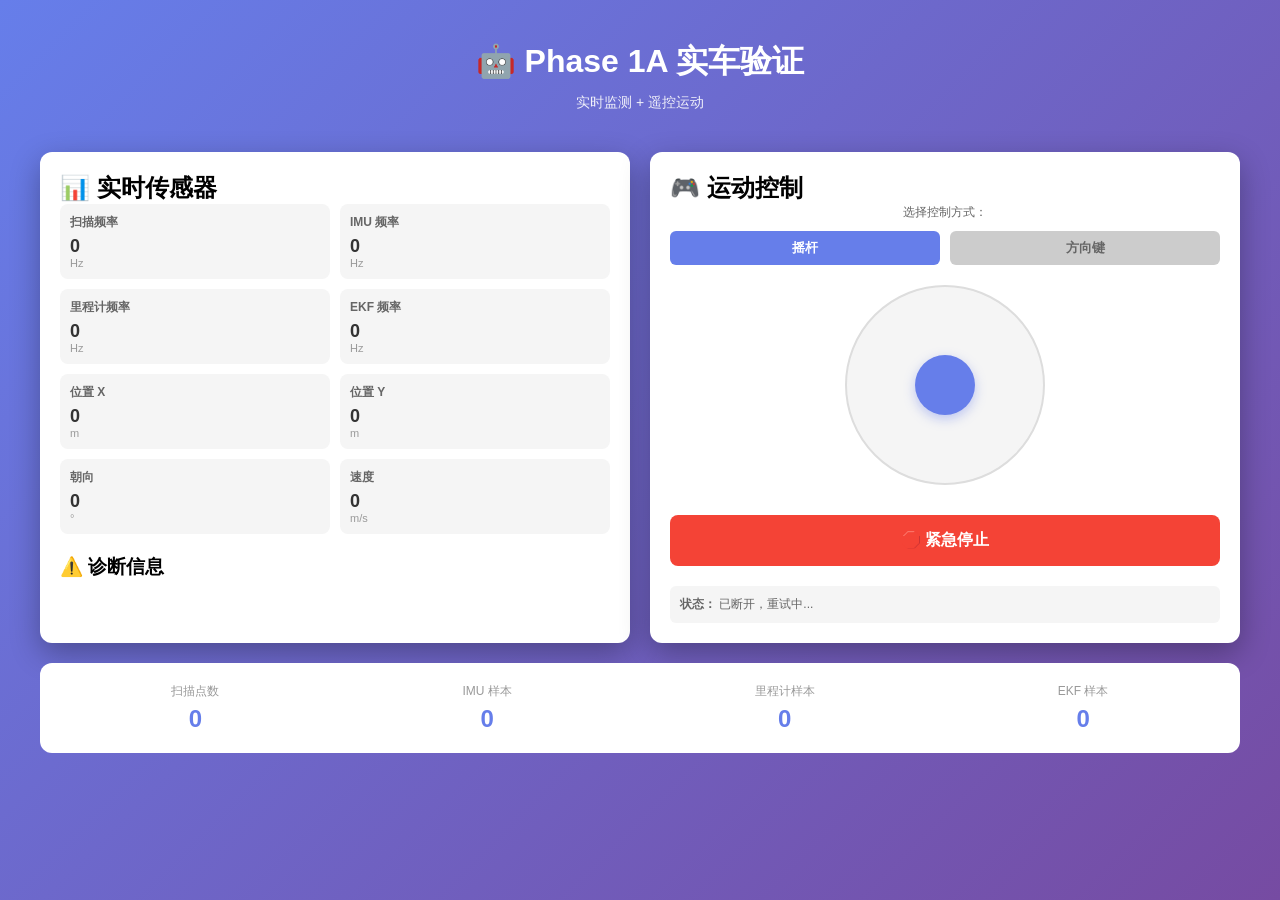
<file: agv_workspace/acceptance/acceptance.html>
<!DOCTYPE html>
<html lang="zh-CN">
<head>
    <meta charset="UTF-8">
    <meta name="viewport" content="width=device-width, initial-scale=1.0">
    <title>Phase 1A 实车验证</title>
    <style>
        * { margin: 0; padding: 0; box-sizing: border-box; }
        body {
            font-family: -apple-system, BlinkMacSystemFont, "Segoe UI", Roboto, sans-serif;
            background: linear-gradient(135deg, #667eea 0%, #764ba2 100%);
            min-height: 100vh;
            padding: 20px;
        }
        .container {
            max-width: 1200px;
            margin: 0 auto;
            display: grid;
            grid-template-columns: 1fr 1fr;
            gap: 20px;
        }
        .card {
            background: white;
            border-radius: 12px;
            padding: 20px;
            box-shadow: 0 10px 30px rgba(0,0,0,0.3);
        }
        .header {
            grid-column: 1 / -1;
            text-align: center;
            color: white;
            padding: 20px;
        }
        .header h1 { font-size: 32px; margin-bottom: 10px; }
        .header p { font-size: 14px; opacity: 0.9; }

        /* 传感器信息 */
        .sensor-grid {
            display: grid;
            grid-template-columns: 1fr 1fr;
            gap: 10px;
            margin-bottom: 20px;
        }
        .sensor {
            background: #f5f5f5;
            padding: 10px;
            border-radius: 8px;
            font-size: 12px;
        }
        .sensor-label { color: #666; font-weight: 600; }
        .sensor-value {
            color: #333;
            font-size: 18px;
            font-weight: bold;
            margin-top: 5px;
        }
        .sensor-unit { color: #999; font-size: 11px; }

        /* 控制盘 */
        .control-pad {
            display: flex;
            flex-direction: column;
            gap: 10px;
        }
        .arrow-buttons {
            display: grid;
            grid-template-columns: 1fr 1fr 1fr;
            gap: 5px;
            margin-bottom: 20px;
        }
        .arrow-btn {
            aspect-ratio: 1;
            border: none;
            border-radius: 8px;
            font-size: 24px;
            background: #667eea;
            color: white;
            cursor: pointer;
            transition: all 0.1s;
            font-weight: bold;
        }
        .arrow-btn:hover { background: #5568d3; }
        .arrow-btn:active { transform: scale(0.95); background: #4557c2; }
        .arrow-btn:disabled { background: #ccc; cursor: not-allowed; }

        /* 摇杆 */
        .joystick-container {
            width: 200px;
            height: 200px;
            margin: 0 auto 20px;
            background: #f5f5f5;
            border-radius: 50%;
            position: relative;
            border: 2px solid #ddd;
            touch-action: none;
        }
        .joystick-bg {
            width: 100%;
            height: 100%;
            border-radius: 50%;
            display: flex;
            align-items: center;
            justify-content: center;
        }
        .joystick-stick {
            width: 60px;
            height: 60px;
            background: #667eea;
            border-radius: 50%;
            position: absolute;
            top: 50%;
            left: 50%;
            transform: translate(-50%, -50%);
            cursor: grab;
            box-shadow: 0 4px 12px rgba(102, 126, 234, 0.4);
        }
        .joystick-stick:active { cursor: grabbing; }

        /* 诊断信息 */
        .diagnostics {
            margin-top: 20px;
        }
        .diag-item {
            padding: 8px;
            margin-bottom: 8px;
            border-radius: 6px;
            font-size: 12px;
            border-left: 4px solid;
        }
        .diag-ok { background: #e8f5e9; border-color: #4caf50; }
        .diag-warn { background: #fff3e0; border-color: #ff9800; }
        .diag-error { background: #ffebee; border-color: #f44336; }

        /* 底部状态 */
        .footer {
            grid-column: 1 / -1;
            display: flex;
            gap: 20px;
            justify-content: space-around;
            padding: 20px;
            background: white;
            border-radius: 12px;
        }
        .status-box {
            text-align: center;
        }
        .status-label { color: #999; font-size: 12px; }
        .status-value {
            font-size: 24px;
            font-weight: bold;
            color: #667eea;
            margin-top: 5px;
        }

        /* 响应式 */
        @media (max-width: 768px) {
            .container { grid-template-columns: 1fr; }
            .sensor-grid { grid-template-columns: 1fr; }
            .arrow-buttons { gap: 3px; }
        }

        .stop-btn {
            width: 100%;
            padding: 15px;
            background: #f44336;
            color: white;
            border: none;
            border-radius: 8px;
            font-size: 16px;
            font-weight: bold;
            cursor: pointer;
            margin-top: 10px;
        }
        .stop-btn:hover { background: #d32f2f; }
        .stop-btn:active { transform: scale(0.98); }
    </style>
</head>
<body>
    <div class="container">
        <div class="header">
            <h1>🤖 Phase 1A 实车验证</h1>
            <p>实时监测 + 遥控运动</p>
        </div>

        <!-- 左侧：传感器信息 + 诊断 -->
        <div class="card">
            <h2>📊 实时传感器</h2>
            <div class="sensor-grid">
                <div class="sensor">
                    <div class="sensor-label">扫描频率</div>
                    <div class="sensor-value" id="scan-rate">0</div>
                    <div class="sensor-unit">Hz</div>
                </div>
                <div class="sensor">
                    <div class="sensor-label">IMU 频率</div>
                    <div class="sensor-value" id="imu-rate">0</div>
                    <div class="sensor-unit">Hz</div>
                </div>
                <div class="sensor">
                    <div class="sensor-label">里程计频率</div>
                    <div class="sensor-value" id="odom-rate">0</div>
                    <div class="sensor-unit">Hz</div>
                </div>
                <div class="sensor">
                    <div class="sensor-label">EKF 频率</div>
                    <div class="sensor-value" id="filtered-rate">0</div>
                    <div class="sensor-unit">Hz</div>
                </div>
                <div class="sensor">
                    <div class="sensor-label">位置 X</div>
                    <div class="sensor-value" id="odom-x">0</div>
                    <div class="sensor-unit">m</div>
                </div>
                <div class="sensor">
                    <div class="sensor-label">位置 Y</div>
                    <div class="sensor-value" id="odom-y">0</div>
                    <div class="sensor-unit">m</div>
                </div>
                <div class="sensor">
                    <div class="sensor-label">朝向</div>
                    <div class="sensor-value" id="odom-yaw">0</div>
                    <div class="sensor-unit">°</div>
                </div>
                <div class="sensor">
                    <div class="sensor-label">速度</div>
                    <div class="sensor-value" id="odom-vx">0</div>
                    <div class="sensor-unit">m/s</div>
                </div>
            </div>

            <h3 style="margin-top: 20px;">⚠️ 诊断信息</h3>
            <div class="diagnostics" id="diagnostics"></div>
        </div>

        <!-- 右侧：控制器 -->
        <div class="card">
            <h2>🎮 运动控制</h2>

            <div style="text-align: center;">
                <label style="display: block; margin-bottom: 10px; font-size: 12px; color: #666;">
                    选择控制方式：
                </label>
                <div style="display: flex; gap: 10px; margin-bottom: 20px;">
                    <button onclick="switchMode('joystick')" id="btn-joystick" style="flex: 1; padding: 8px; background: #667eea; color: white; border: none; border-radius: 6px; cursor: pointer; font-weight: bold;">
                        摇杆
                    </button>
                    <button onclick="switchMode('arrows')" id="btn-arrows" style="flex: 1; padding: 8px; background: #ccc; color: #666; border: none; border-radius: 6px; cursor: pointer; font-weight: bold;">
                        方向键
                    </button>
                </div>
            </div>

            <!-- 摇杆 -->
            <div id="joystick-mode" style="display: block;">
                <div class="joystick-container" id="joystick">
                    <div class="joystick-bg">
                        <div class="joystick-stick" id="stick"></div>
                    </div>
                </div>
            </div>

            <!-- 方向键 -->
            <div id="arrows-mode" style="display: none;">
                <div class="arrow-buttons">
                    <div></div>
                    <button class="arrow-btn" onmousedown="startMove(0.3, 0)" onmouseup="stopMove()" ontouchstart="startMove(0.3, 0)" ontouchend="stopMove()">⬆️</button>
                    <div></div>
                    <button class="arrow-btn" onmousedown="startMove(0, 0.5)" onmouseup="stopMove()" ontouchstart="startMove(0, 0.5)" ontouchend="stopMove()">⬅️</button>
                    <button class="arrow-btn" onmousedown="startMove(0, 0)" onmouseup="stopMove()" ontouchstart="startMove(0, 0)" ontouchend="stopMove()">⏹️</button>
                    <button class="arrow-btn" onmousedown="startMove(0, -0.5)" onmouseup="stopMove()" ontouchstart="startMove(0, -0.5)" ontouchend="stopMove()">➡️</button>
                    <div></div>
                    <button class="arrow-btn" onmousedown="startMove(-0.3, 0)" onmouseup="stopMove()" ontouchstart="startMove(-0.3, 0)" ontouchend="stopMove()">⬇️</button>
                    <div></div>
                </div>
            </div>

            <button class="stop-btn" onclick="stopMove()">🛑 紧急停止</button>

            <div style="margin-top: 20px; padding: 10px; background: #f5f5f5; border-radius: 6px; font-size: 12px; color: #666;">
                <strong>状态：</strong> <span id="status">就绪</span>
            </div>
        </div>

        <!-- 底部：统计 -->
        <div class="footer">
            <div class="status-box">
                <div class="status-label">扫描点数</div>
                <div class="status-value" id="scan-count">0</div>
            </div>
            <div class="status-box">
                <div class="status-label">IMU 样本</div>
                <div class="status-value" id="imu-count">0</div>
            </div>
            <div class="status-box">
                <div class="status-label">里程计样本</div>
                <div class="status-value" id="odom-count">0</div>
            </div>
            <div class="status-box">
                <div class="status-label">EKF 样本</div>
                <div class="status-value" id="filtered-count">0</div>
            </div>
        </div>
    </div>

    <script>
        const WS_URL = `ws://${window.location.hostname}:${window.location.port}/ws`;
        let ws = null;
        let currentLinear = 0;
        let currentAngular = 0;
        let joystickMode = true;

        // 连接 WebSocket
        function connectWebSocket() {
            ws = new WebSocket(WS_URL);
            ws.onopen = () => {
                updateStatus("已连接");
                console.log("✓ WebSocket 已连接");
            };
            ws.onmessage = (event) => {
                const data = JSON.parse(event.data);
                if (data.type === 'status') {
                    updateDisplay(data.data);
                }
            };
            ws.onclose = () => {
                updateStatus("已断开，重试中...");
                setTimeout(connectWebSocket, 2000);
            };
            ws.onerror = (error) => {
                updateStatus("连接错误");
                console.error(error);
            };
        }

        // 更新显示
        function updateDisplay(data) {
            document.getElementById('scan-rate').textContent = data.scan_rate_hz.toFixed(1);
            document.getElementById('imu-rate').textContent = data.imu_rate_hz.toFixed(1);
            document.getElementById('odom-rate').textContent = data.odom_rate_hz.toFixed(1);
            document.getElementById('filtered-rate').textContent = data.filtered_rate_hz.toFixed(1);
            document.getElementById('odom-x').textContent = data.odom_x.toFixed(3);
            document.getElementById('odom-y').textContent = data.odom_y.toFixed(3);
            document.getElementById('odom-yaw').textContent = (data.odom_yaw * 180 / Math.PI).toFixed(1);
            document.getElementById('odom-vx').textContent = data.odom_vx.toFixed(2);

            document.getElementById('scan-count').textContent = data.scan_count;
            document.getElementById('imu-count').textContent = data.imu_count;
            document.getElementById('odom-count').textContent = data.odom_count;
            document.getElementById('filtered-count').textContent = data.filtered_count;

            // 更新诊断
            const diagDiv = document.getElementById('diagnostics');
            diagDiv.innerHTML = '';
            for (const [name, info] of Object.entries(data.diagnostics)) {
                const level = info.level;
                const css = level >= 2 ? 'diag-error' : level === 1 ? 'diag-warn' : 'diag-ok';
                const levelText = level >= 2 ? '❌' : level === 1 ? '⚠️' : '✅';
                diagDiv.innerHTML += `<div class="${css}">${levelText} ${name}</div>`;
            }
        }

        // 发送运动命令
        function sendMotion(linear, angular) {
            if (ws && ws.readyState === WebSocket.OPEN) {
                ws.send(JSON.stringify({
                    action: 'move',
                    linear: linear,
                    angular: angular
                }));
            }
        }

        // 摇杆控制
        const joystick = document.getElementById('joystick');
        const stick = document.getElementById('stick');
        let isDragging = false;

        joystick.addEventListener('mousedown', startDrag);
        joystick.addEventListener('touchstart', startDrag);
        document.addEventListener('mousemove', moveDrag);
        document.addEventListener('touchmove', moveDrag);
        document.addEventListener('mouseup', endDrag);
        document.addEventListener('touchend', endDrag);

        function startDrag(e) {
            if (!joystickMode) return;
            isDragging = true;
            moveDrag(e);
        }

        function moveDrag(e) {
            if (!isDragging || !joystickMode) return;
            const rect = joystick.getBoundingClientRect();
            const centerX = rect.width / 2;
            const centerY = rect.height / 2;
            const x = (e.touches ? e.touches[0].clientX : e.clientX) - rect.left - centerX;
            const y = (e.touches ? e.touches[0].clientY : e.clientY) - rect.top - centerY;
            const distance = Math.sqrt(x * x + y * y);
            const maxDistance = centerX - 30;
            const ratio = Math.min(distance / maxDistance, 1);
            const angle = Math.atan2(y, x);

            const tx = Math.cos(angle) * ratio * maxDistance;
            const ty = Math.sin(angle) * ratio * maxDistance;
            stick.style.transform = `translate(calc(-50% + ${tx}px), calc(-50% + ${ty}px))`;

            // Y 轴 = 前进，X 轴 = 转向
            currentLinear = -ty / maxDistance * 0.5;
            currentAngular = tx / maxDistance * 1.0;
            sendMotion(currentLinear, currentAngular);
        }

        function endDrag() {
            isDragging = false;
            stick.style.transform = 'translate(-50%, -50%)';
            currentLinear = 0;
            currentAngular = 0;
            sendMotion(0, 0);
        }

        // 方向键控制
        function startMove(linear, angular) {
            currentLinear = linear;
            currentAngular = angular;
            sendMotion(linear, angular);
        }

        function stopMove() {
            currentLinear = 0;
            currentAngular = 0;
            sendMotion(0, 0);
            updateStatus("已停止");
        }

        // 切换控制模式
        function switchMode(mode) {
            joystickMode = (mode === 'joystick');
            document.getElementById('joystick-mode').style.display = joystickMode ? 'block' : 'none';
            document.getElementById('arrows-mode').style.display = joystickMode ? 'none' : 'block';
            document.getElementById('btn-joystick').style.background = joystickMode ? '#667eea' : '#ccc';
            document.getElementById('btn-joystick').style.color = joystickMode ? 'white' : '#666';
            document.getElementById('btn-arrows').style.background = joystickMode ? '#ccc' : '#667eea';
            document.getElementById('btn-arrows').style.color = joystickMode ? '#666' : 'white';
            stopMove();
        }

        // 更新状态
        function updateStatus(msg) {
            document.getElementById('status').textContent = msg;
        }

        // 初始化
        connectWebSocket();
        setInterval(() => {
            if (ws && ws.readyState === WebSocket.OPEN) {
                ws.send(JSON.stringify({ action: 'get_status' }));
            }
        }, 100);
    </script>
</body>
</html>
</file>
